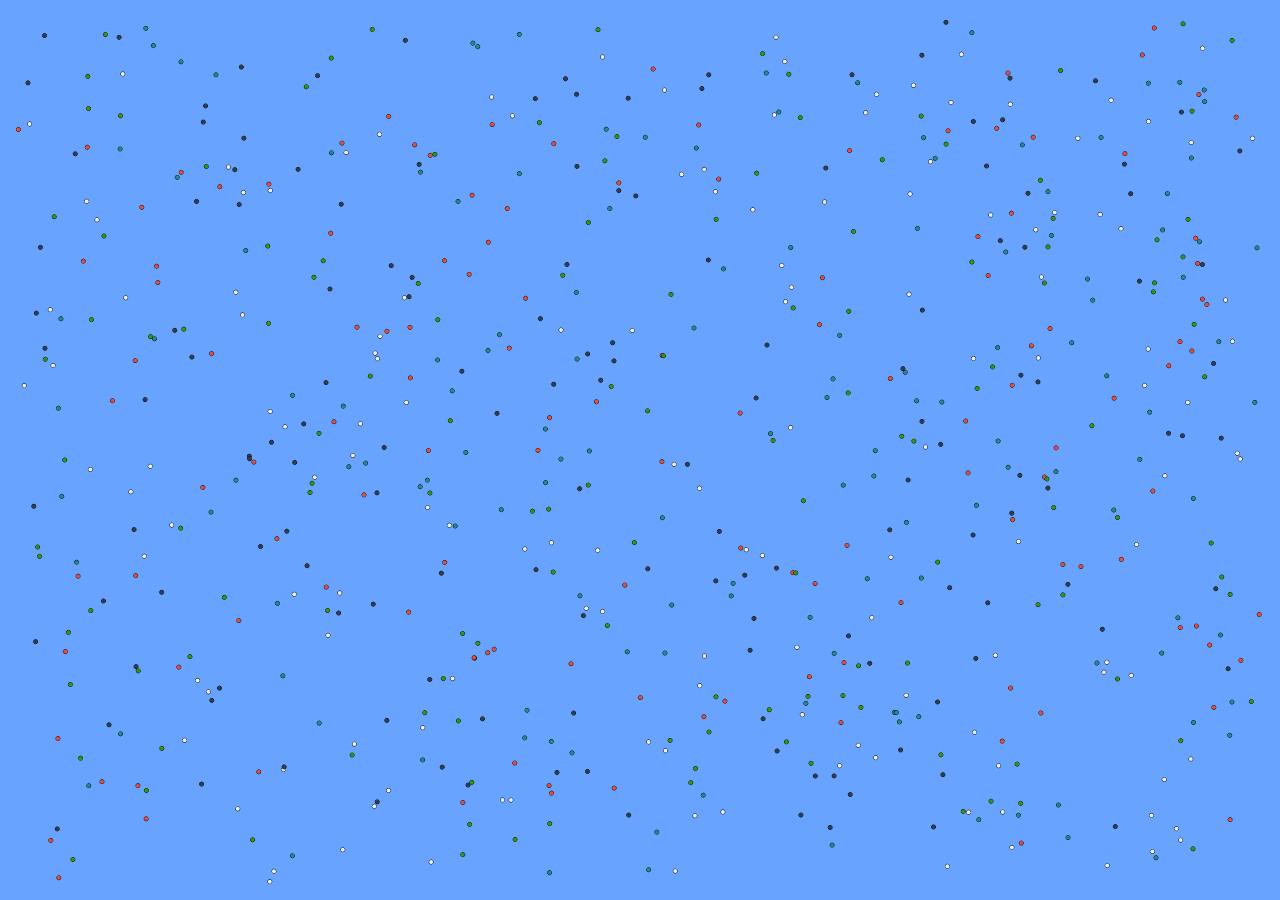
<file: index.html>
<!DOCTYPE html>
<html lang="en">
<head>
    <meta charset="UTF-8">
    <meta name="viewport" content="width=<svg>, initial-scale=1.0">
    <title>Document</title>
    <link rel="stylesheet" href="style.css">
</head>
<body>
    <canvas></canvas>
        <script src="main.js"></script>
</body>
</html>
</file>
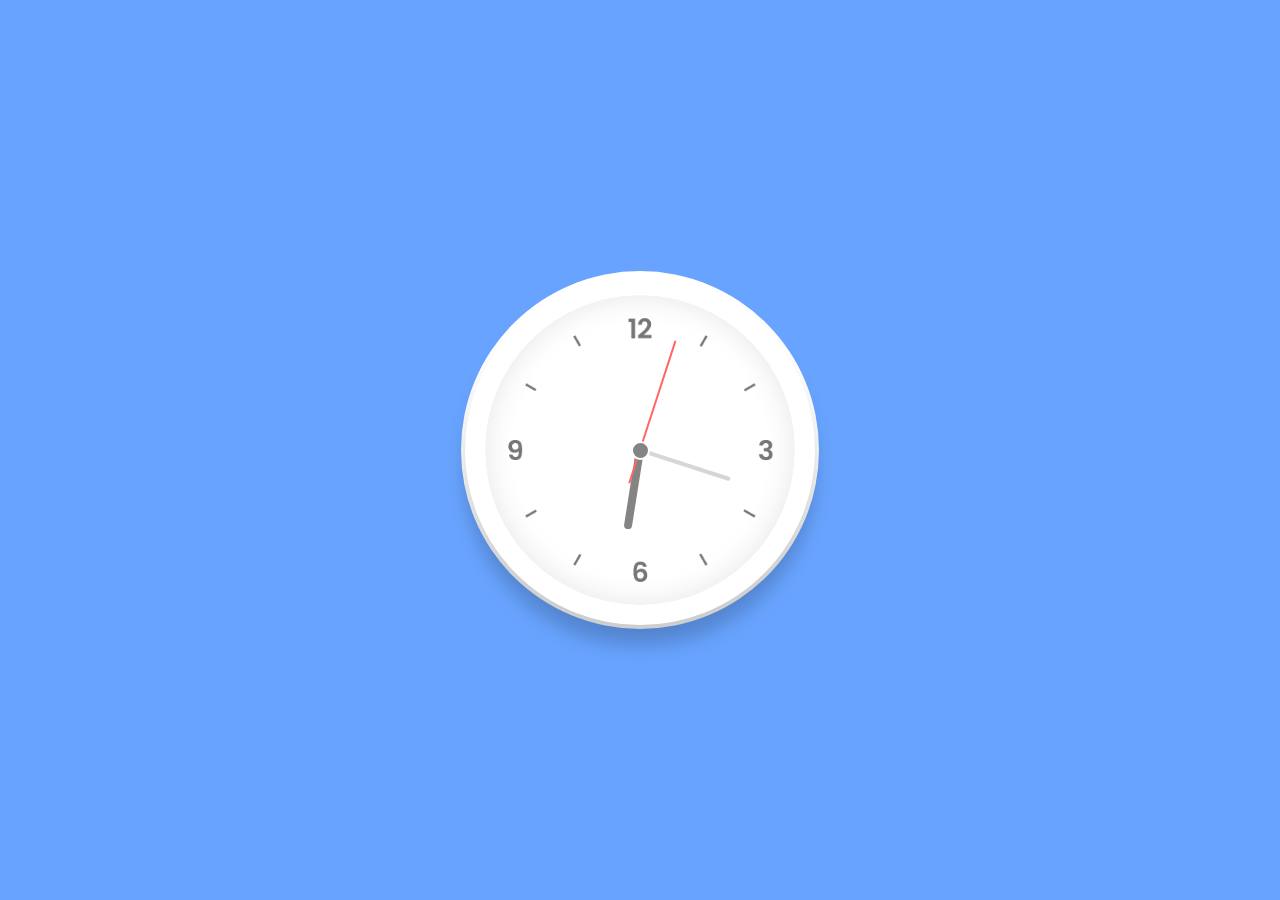
<file: index1.html>
<!DOCTYPE html>
<html lang="en">
<head>
    <meta charset="UTF-8">
    <meta name="viewport" content="width=device-width, initial-scale=1.0">
    <title>Computer graphics project</title>
    <link rel="stylesheet" href="style.css">
</head>
<body>
    <div class="clock">
        <div class="hour">
            <div class="hr" id="hr">
            </div>
        </div>
        <div class="min">
            <div class="mn" id="mn">
            </div>
        </div>
        <div class="sec">
            <div class="sc" id="sc">
            </div>
        </div>
        <script type="text/javascript">
        const deg=6;
        const hr=document.querySelector("#hr");
        const mn=document.querySelector("#mn");
        const sc=document.querySelector("#sc");
        setInterval(() => {
            let day=new Date();
            let hh=day.getHours() * 30;
            let mm=day.getMinutes() *deg;
            let ss=day.getSeconds() *deg;
            hr.style.transform=`rotateZ(${hh+(mm/12)}deg)`;
            mn.style.transform=`rotateZ(${mm}deg)`;
            sc.style.transform=`rotateZ(${ss}deg)`;
        })
        </script>
    </div>
    
</body>
</html>
</file>
<file: style.css>
*
{
    margin: 0;
    padding: 0;
    box-sizing: border-box;
}
body{
    display: flex;
    justify-content: center;
    align-items: center;
    min-height: 100vh;
    background: #68a4ff;
}
.clock{
    width: 350px;
    height: 350px;
    display: flex;
    justify-content: center;
    align-items: center;
    background: #fff url(img/clock.png);
    background-size: cover;
    border-radius: 50%;
    border: 20px solid #fff;
    box-shadow: inset 0 0 30px rgba(0,0,0,.1),
                0 20px 20px rgba(0,0,0,.2),
                0 0 0 4px rgba(255,255,255,1);
             
}
.clock::before
{
    content: '';
    position: relative;
    width: 15px;
    height: 15px;
    background: #848484;
    border: 2px solid #fff;
    z-index: 100000;
    border-radius: 50%;
    
}
.hour,
.min,
.sec{
    position: absolute;
}
.hour,.hr{
    width:160px;
    height: 160px;
}
.min,.mn{
    width: 190px;
    height: 190px;
}
.sec,.sc{
    width: 230px;
    height: 230px;
}
.hr,.mn,.sc{
    display:flex;
    justify-content: center;
    position: absolute;
    border-radius: 50%;
}
.hr::before{
    content: '';
    position: absolute;
    width: 8px;
    height: 80px;
    background: #848484;
    z-index: 10;
    border-radius: 6px 6px 0 0;
}
.mn::before{
    content: '';
    position: absolute;
    width: 4px;
    height: 90px;
    background: #d6d6d6;
    z-index: 11;
    border-radius: 6px 6px 0 0;
}
.sc::before{
    content: '';
    position: absolute;
    width: 2px;
    height: 150px;
    background: #ff6767;
    z-index: 12;
    border-radius: 6px 6px 0 0;
}
</file>
